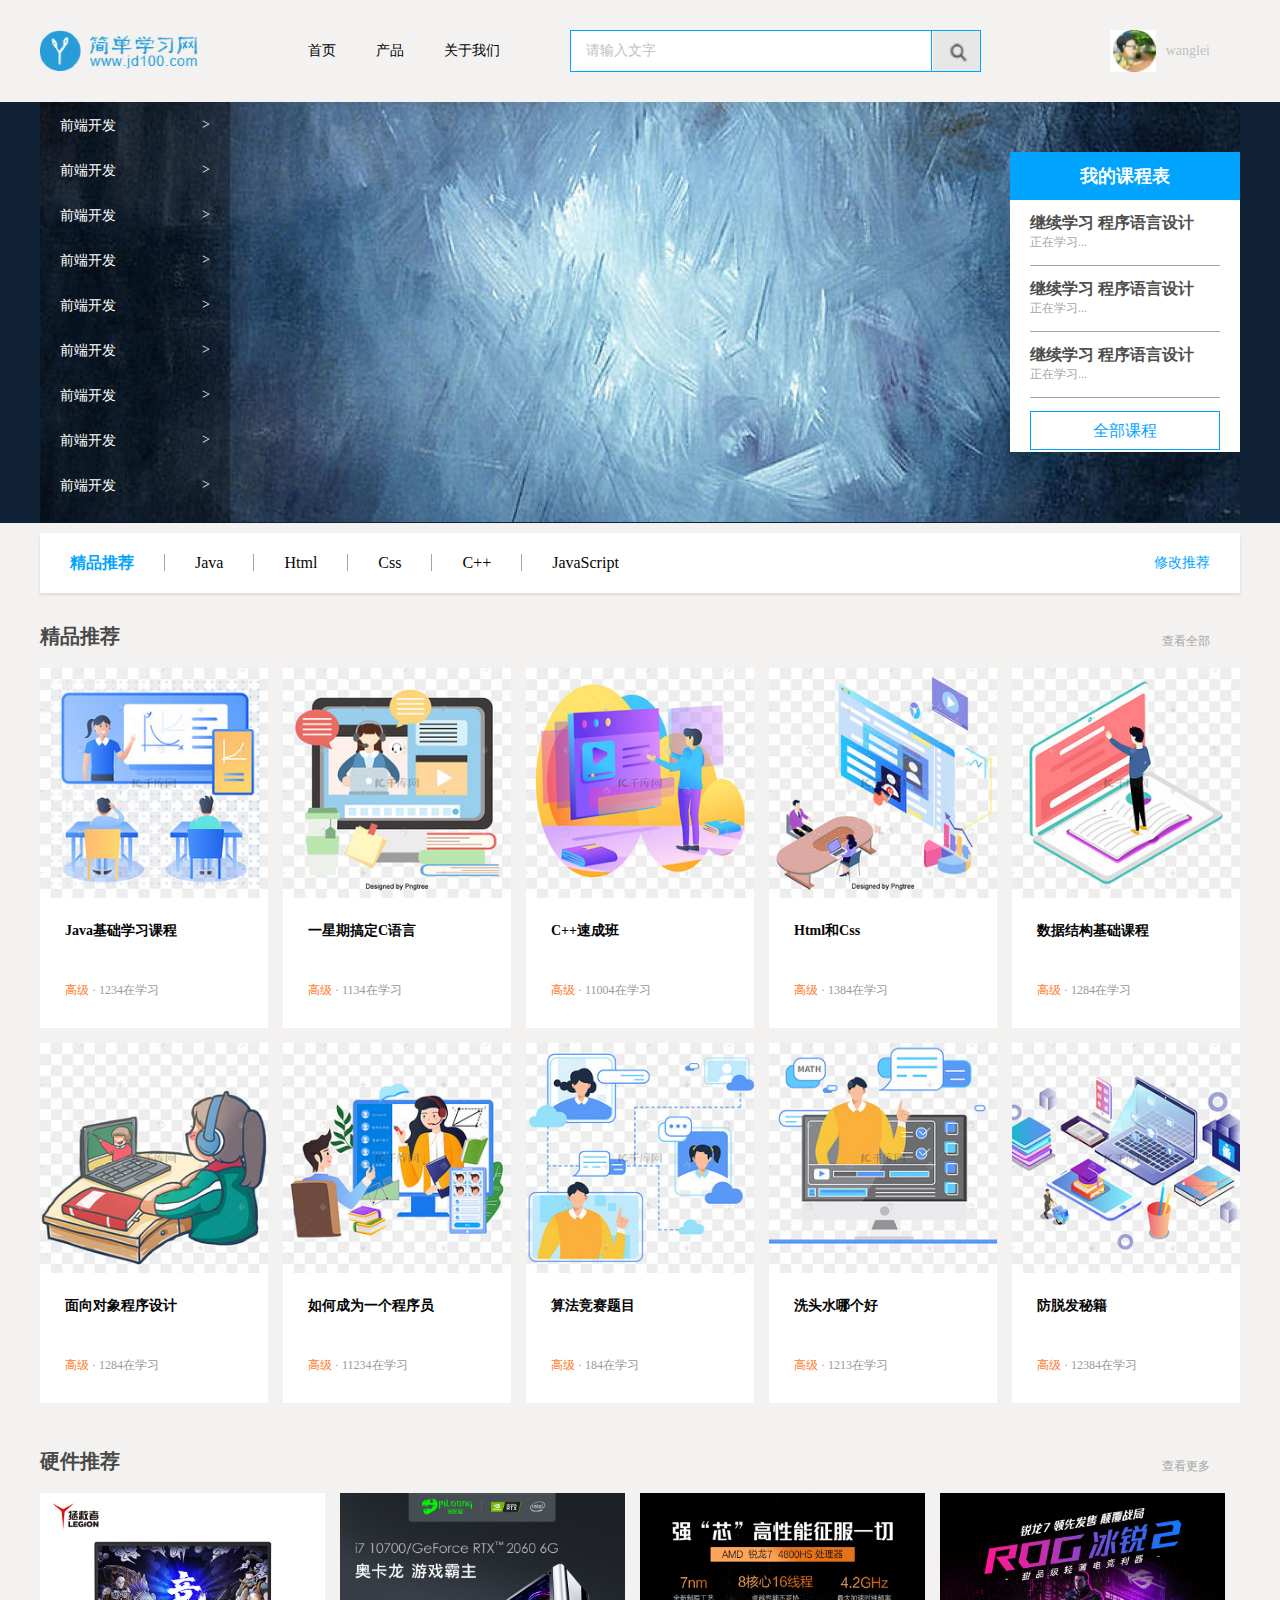
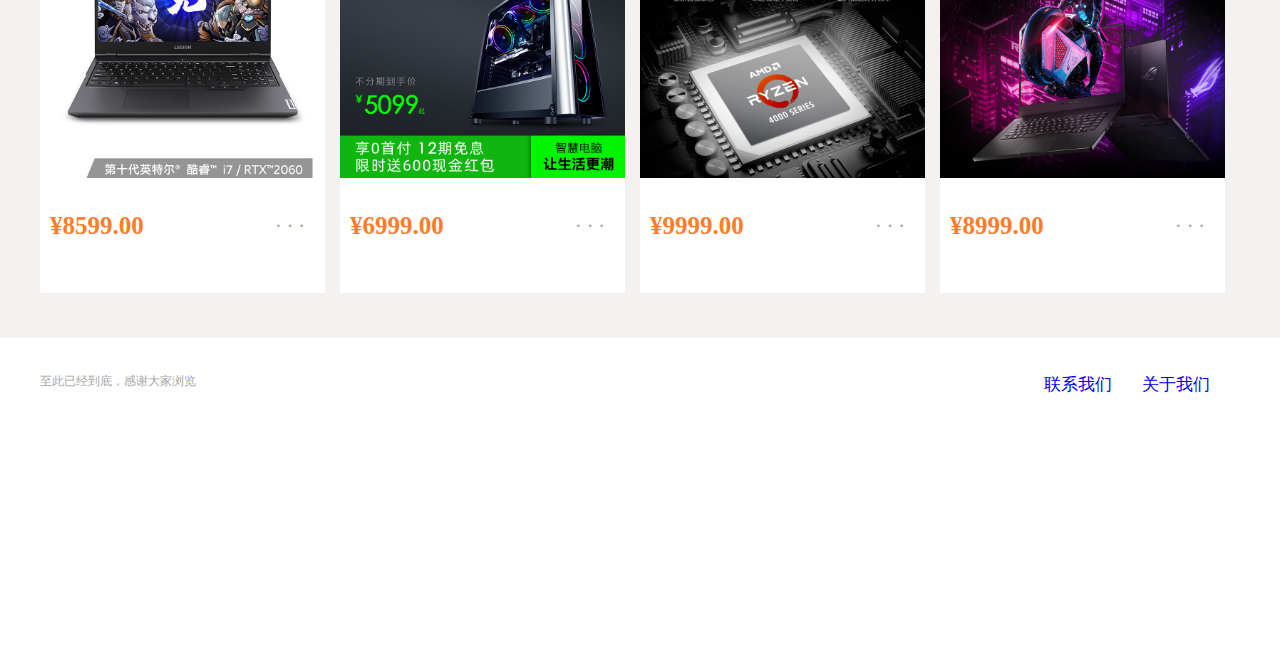
<file: 作业/学成网页/index.html>
<!DOCTYPE html>
<html lang="en">

<head>
    <meta charset="UTF-8">
    <meta name="viewport" content="width=device-width, initial-scale=1.0">
    <title>学成网页</title>
    <link rel="stylesheet" href="style.css">

</head>

<body>
    <!-- 头部开始 -->
    <div class="header w">
        <div class="logo"></div>
        <div class="nav">
            <ul>
                <li><a href="#">首页</a></li>
                <li><a href="#">产品</a></li>
                <li><a href="#">关于我们</a></li>
            </ul>
        </div>
        <div class="search">
            <input type="text" value="请输入文字">
            <button></button>
        </div>
        <div class="imfo"><img src="images/Snipaste_2020-09-01_00-07-16.png" alt="#"> <span>wanglei</span></div>
    </div>
    <!-- 头部结束 -->
    <!-- body开始 -->
    <div class="bd">
        <div class="w banner">
            <div class="snav">
                <ul>
                    <li><a href="#">前端开发 <span> &gt; </span></a></li>
                    <li><a href="#">前端开发 <span> &gt; </span></a></li>
                    <li><a href="#">前端开发 <span> &gt; </span></a></li>
                    <li><a href="#">前端开发 <span> &gt; </span></a></li>
                    <li><a href="#">前端开发 <span> &gt; </span></a></li>
                    <li><a href="#">前端开发 <span> &gt; </span></a></li>
                    <li><a href="#">前端开发 <span> &gt; </span></a></li>
                    <li><a href="#">前端开发 <span> &gt; </span></a></li>
                    <li><a href="#">前端开发 <span> &gt; </span></a></li>
                </ul>
            </div>
            <div class="rnav">
                <div class="course">
                    <h2>我的课程表</h2>
                    <div class="kebody">
                        <ul>
                            <li>
                                <h4>继续学习 程序语言设计</h4>
                                <p>正在学习...</p>
                            </li>
                            <li>
                                <h4>继续学习 程序语言设计</h4>
                                <p>正在学习...</p>
                            </li>
                            <li>
                                <h4>继续学习 程序语言设计</h4>
                                <p>正在学习...</p>
                            </li>
                        </ul>
                        <a href="#" class="more">全部课程</a>
                    </div>
                </div>
            </div>
        </div>
    </div>
    <!-- body结束 -->
    <!-- 精品模块开始 -->
    <div class="goods w">
        <h3>精品推荐</h3>
        <ul>
            <li><a href="#">Java</a></li>
            <li><a href="#">Html</a></li>
            <li><a href="#">Css</a></li>
            <li><a href="#">C++</a></li>
            <li><a href="#">JavaScript</a></li>
        </ul>
        <a href="#" class="mod">修改推荐</a>
    </div>
    <!-- 精品推荐结束 -->
    <!-- 精品学习模块开始 -->
    <div class="box w">
        <div class="box-hd">
            <h4>精品推荐</h4>
            <a href="#">查看全部</a>
        </div>
        <div class="box-bd">
            <ul>
                <li><a href="#">
                        <img src="images/true.jpg" alt="">
                        <h4>Java基础学习课程</h4>
                        <p><span>高级</span> · 1234在学习</p>
                    </a></li>
                <li><a href="#">
                        <img src="images/true (2).jpg" alt="">
                        <h4>一星期搞定C语言</h4>
                        <p><span>高级</span> · 1134在学习</p>
                    </a></li>
                <li><a href="#">
                        <img src="images/true (3).jpg" alt="">
                        <h4>C++速成班</h4>
                        <p><span>高级</span> · 11004在学习</p>
                    </a></li>
                <li><a href="#">
                        <img src="images/true (4).jpg" alt="">
                        <h4>Html和Css</h4>
                        <p><span>高级</span> · 1384在学习</p>
                    </a></li>
                <li><a href="#">
                        <img src="images/true (5).jpg" alt="">
                        <h4>数据结构基础课程</h4>
                        <p><span>高级</span> · 1284在学习</p>
                    </a></li>
                <li><a href="#">
                        <img src="images/true (6).jpg" alt="">
                        <h4>面向对象程序设计</h4>
                        <p><span>高级</span> · 1284在学习</p>
                    </a></li>
                <li><a href="#">
                        <img src="images/true (7).jpg" alt="">
                        <h4>如何成为一个程序员</h4>
                        <p><span>高级</span> · 11234在学习</p>
                    </a></li>
                <li><a href="#">
                        <img src="images/true (8).jpg" alt="">
                        <h4>算法竞赛题目</h4>
                        <p><span>高级</span> · 184在学习</p>
                    </a></li>
                <li><a href="#">
                        <img src="images/true (9).jpg" alt="">
                        <h4>洗头水哪个好</h4>
                        <p><span>高级</span> · 1213在学习</p>
                    </a></li>
                <li><a href="#">
                        <img src="images/true (1).jpg" alt="">
                        <h4>防脱发秘籍</h4>
                        <p><span>高级</span> · 12384在学习</p>
                    </a></li>
            </ul>
        </div>

    </div>
    <!-- 精品学习模块结束 -->
    <!-- 硬件推荐开始 -->
    <div class="tui w">
        <div class="tui-hd">
            <h4>硬件推荐</h4>
            <a href="#">查看更多</a>
        </div>
        <div class="tui-bd">
            <ul>
                <li><a href="#">
                        <img src="images/d1.jpg" alt="">
                        <h3>
                            <h4>¥8599.00</h4><span>· · ·</span>
                        </h3>
                    </a></li>
                <li><a href="#"><img src="images/d2.jpg" alt="">
                        <h3>
                            <h4>¥6999.00</h4><span>· · ·</span>
                        </h3>
                    </a></li>
                <li><a href="#"><img src="images/d3.jpg" alt="">
                        <h3>
                            <h4>¥9999.00</h4><span>· · ·</span>
                        </h3>
                    </a></li>
                <li><a href="#"><img src="images/d4.jpg" alt="">
                        <h3>
                            <h4>¥8999.00</h4><span>· · ·</span>
                        </h3>
                    </a></li>
            </ul>
        </div>
    </div>
    <!-- 硬件推荐结束 -->
    <!-- 底部开始 -->
    <div class="footer">
        <div class="foot w">

            <div class="copyright">
                <p>至此已经到底，感谢大家浏览</p>
            </div>
            <div class="links">
                <a href="#">关于我们</a>
                <a href="#">联系我们</a>
            </div>
        </div>
    </div>
    <!-- 底部结束 -->
</body>

</html>
</file>
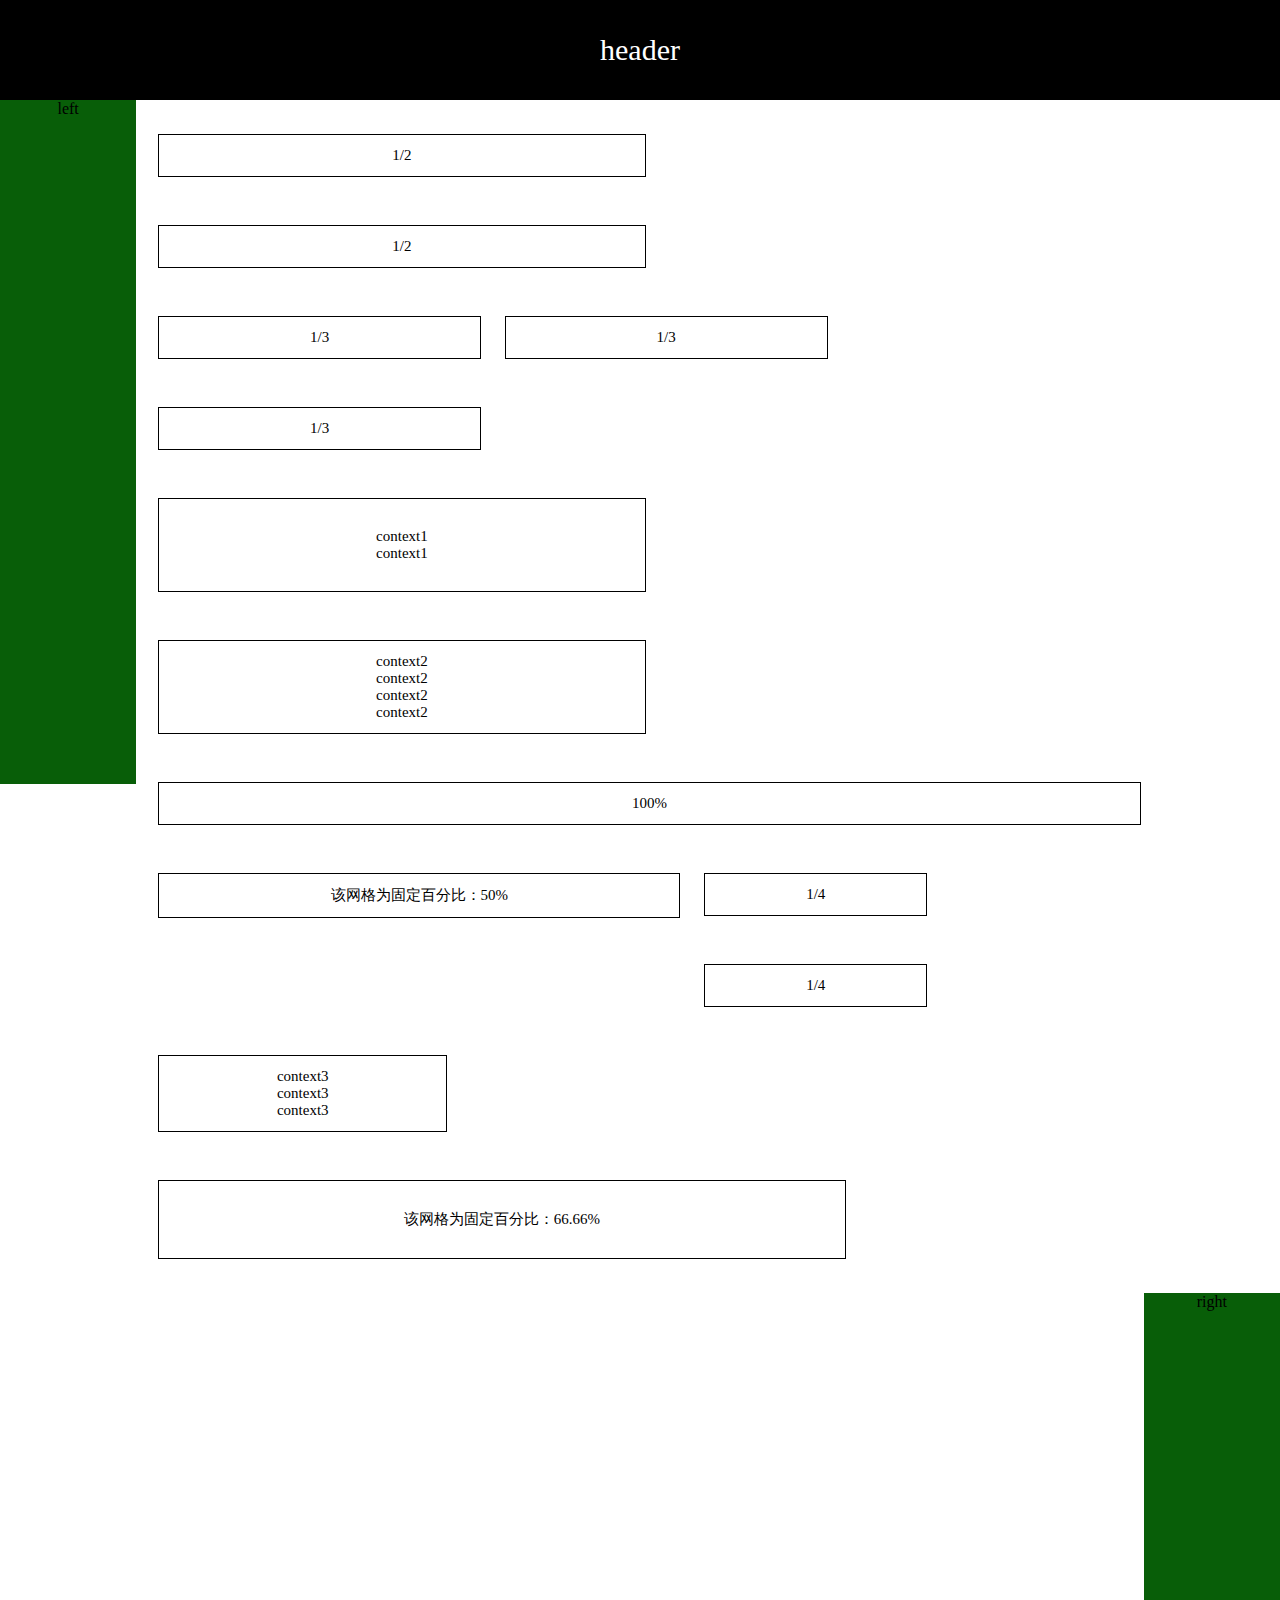
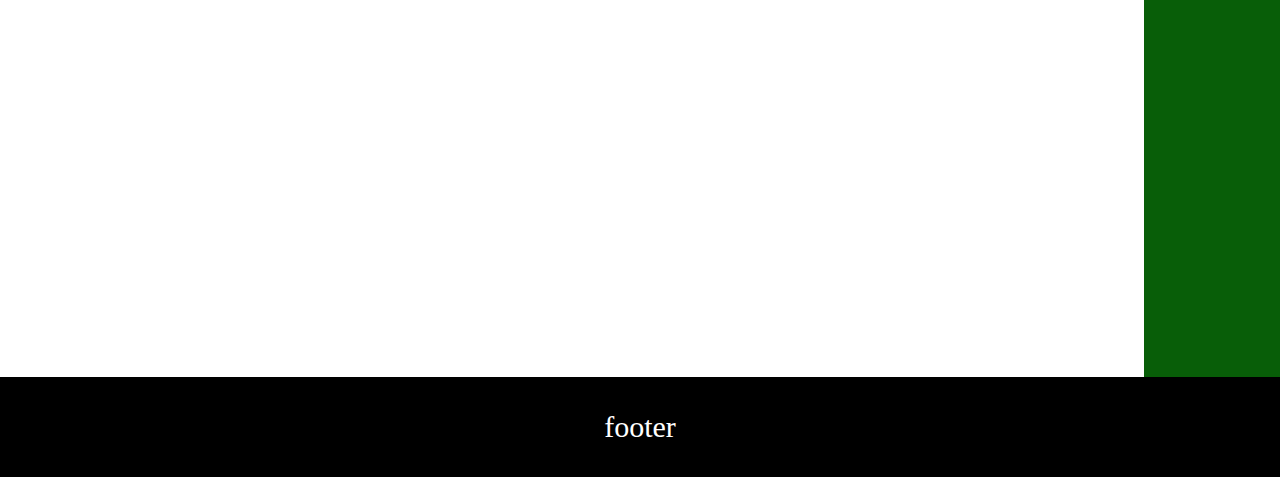
<file: 作业/补发作业/设计稿/index.html>
<!DOCTYPE html>
<html lang="en">

<head>
    <meta charset="UTF-8">
    <meta name="viewport" content="width=device-width, initial-scale=1.0">
    <title>css布局</title>
    <link rel="stylesheet" href="style.css">
</head>

<body>
    <div class="header">header</div>
    <div class="body clearfix">
        <div class="left">left</div>
        <div class="center">
            <!-- 第一行 -->
            <div class="row1">
                <div class="half box">1/2</div>
                <div class="half box">1/2</div>
            </div>
            <!-- 第一行 -->
            <!-- 第二行 -->
            <div class="row2">
                <div class="th box">1/3</div>
                <div class="th box">1/3</div>
                <div class="th box">1/3</div>
            </div>
            <!-- 第二行 -->
            <!-- 第三行 -->
            <div class="row3">
                <div class="half box">
                    <br> context1 <br> context1 <br> &nbsp;
                </div>
                <div class="half box">
                    context2 <br> context2 <br> context2 <br> context2
                </div>
            </div>
            <!-- 第三行 -->
            <!-- 第四行 -->
            <div class="row4 box">100%</div>
            <!-- 第四行 -->
            <!-- 第五行 -->
            <div class="row5">
                <div class="half box">该网格为固定百分比：50%</div>
                <div class="four box">1/4</div>
                <div class="four box">1/4</div>
            </div>
            <!-- 第五行 -->
            <!-- 第六行 -->
            <div class="row6">
                <div class="three box">context3 <br> context3 <br> context3 </div>
                <div class="six box"> <br> 该网格为固定百分比：66.66% <br> &nbsp;</div>
            </div>
            <!-- 第六行 -->
        </div>
        <div class="right">right</div>
    </div>
    <div class="footer">footer</div>
</body>

</html>
</file>
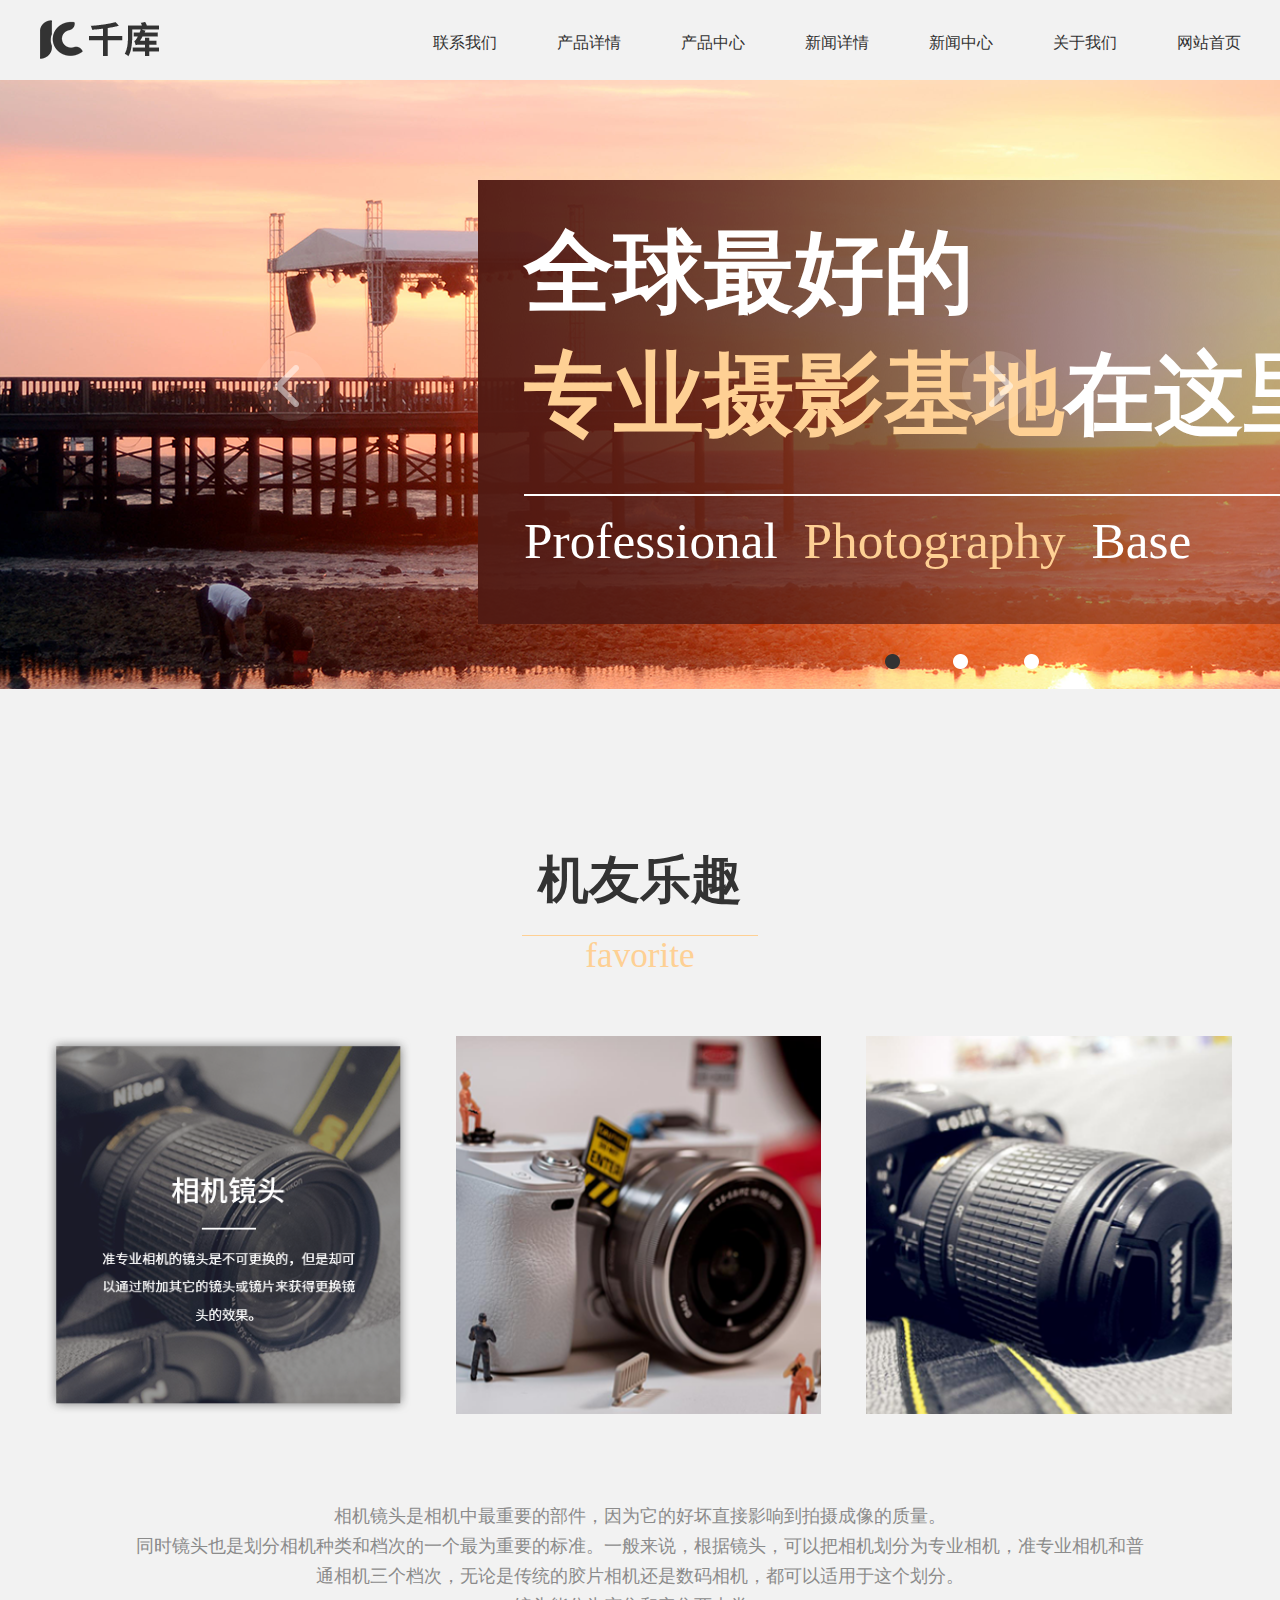
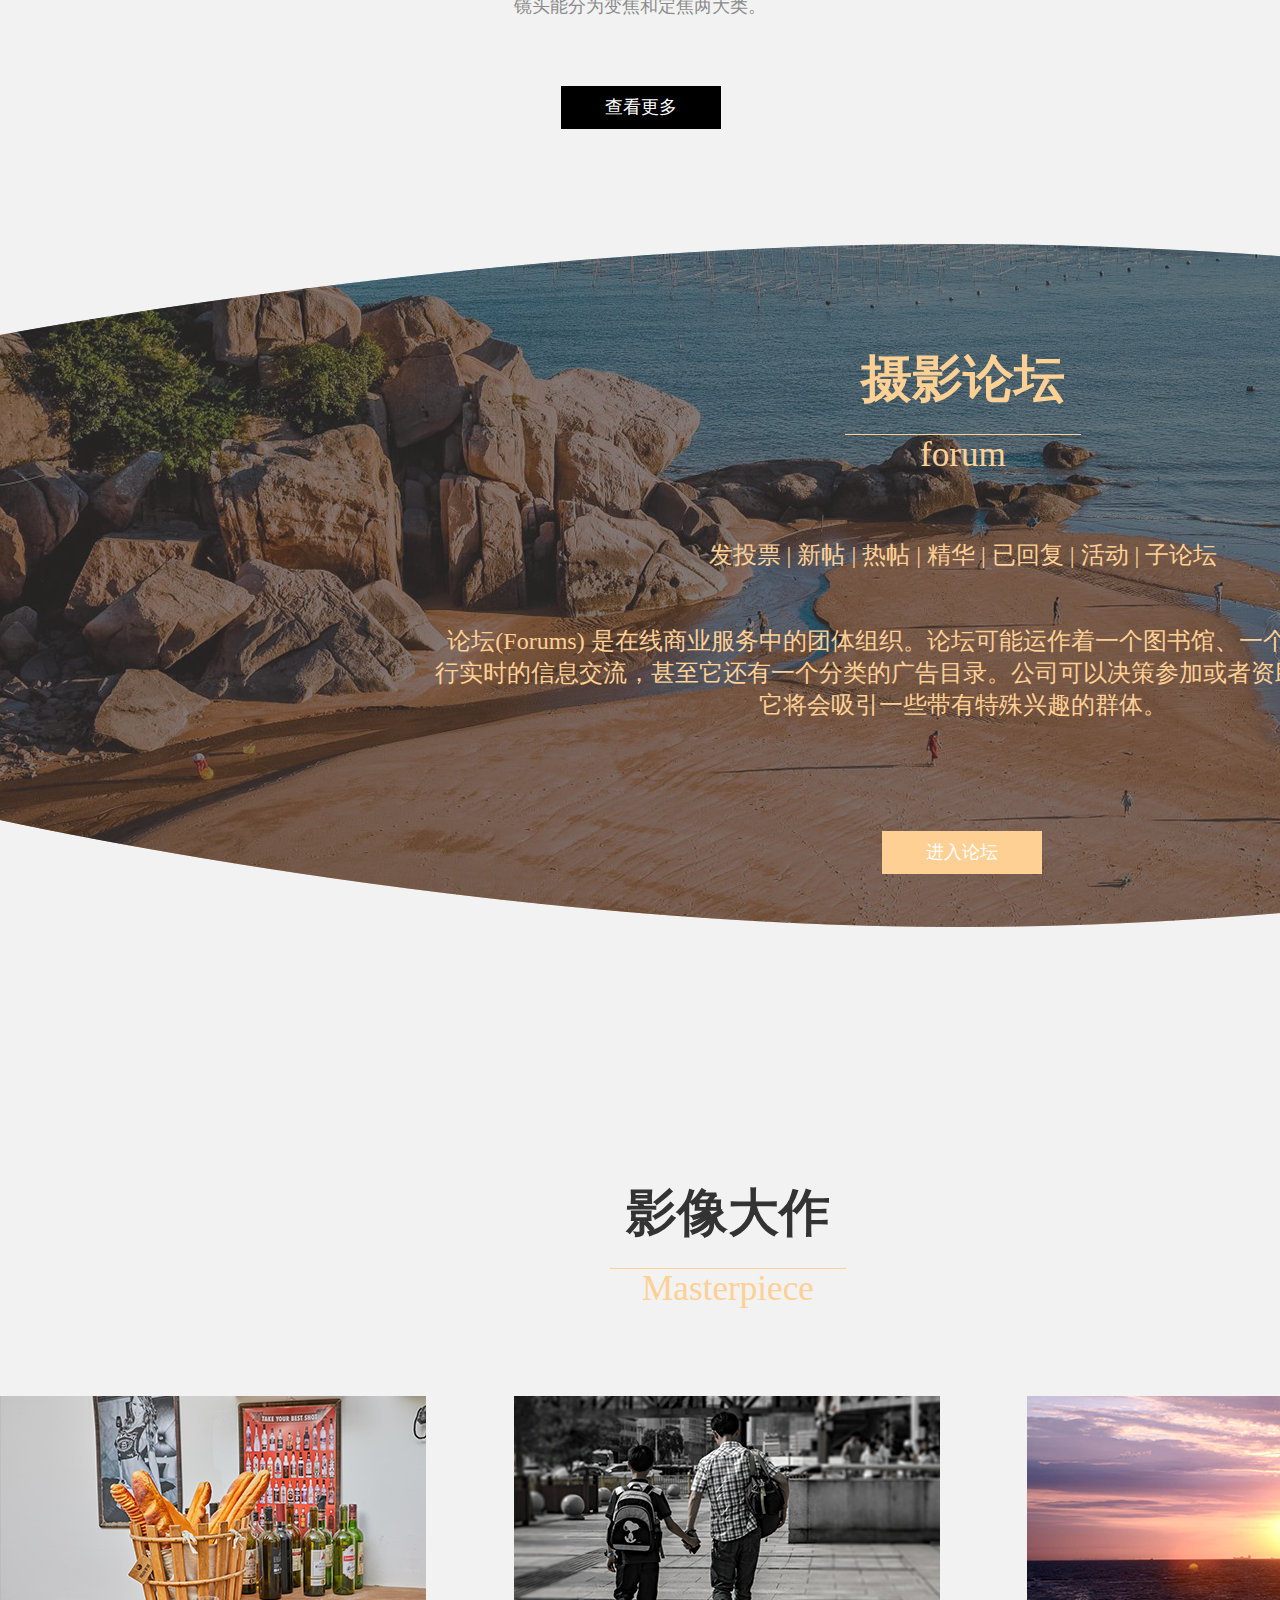
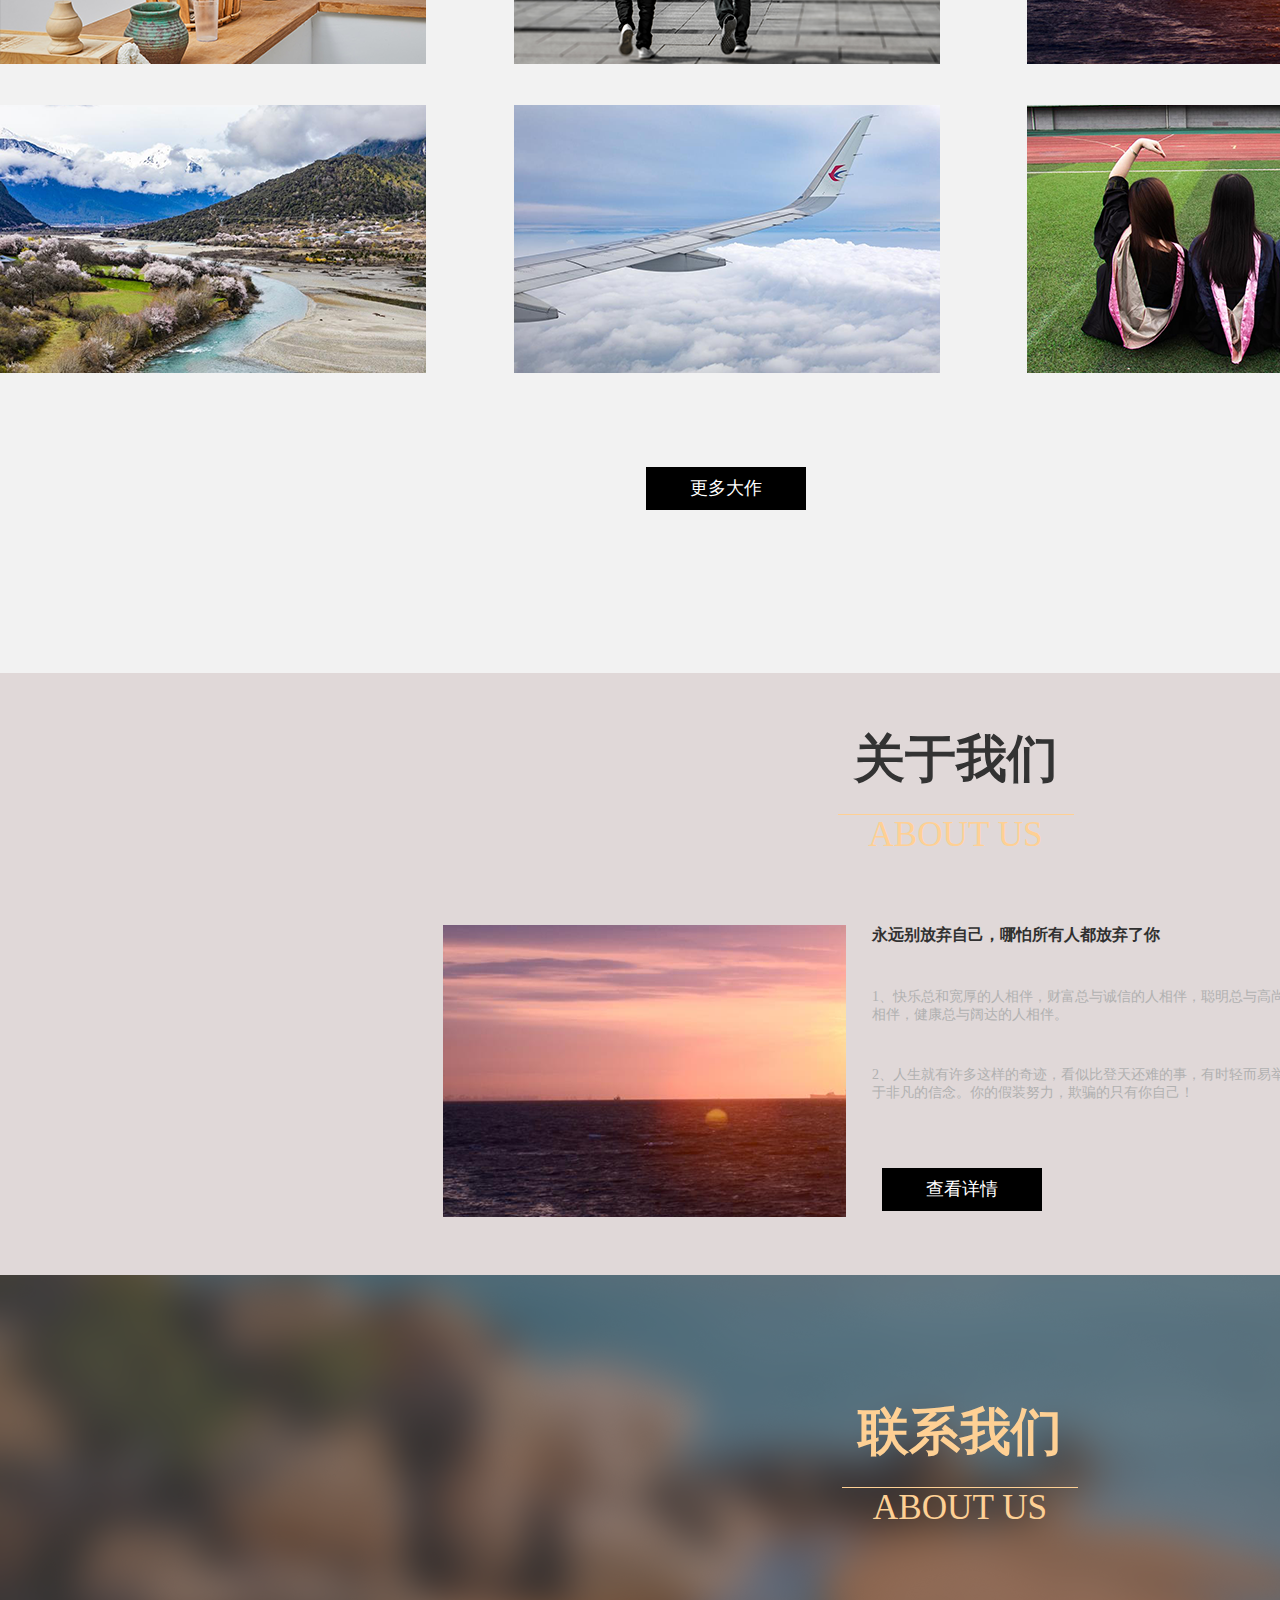
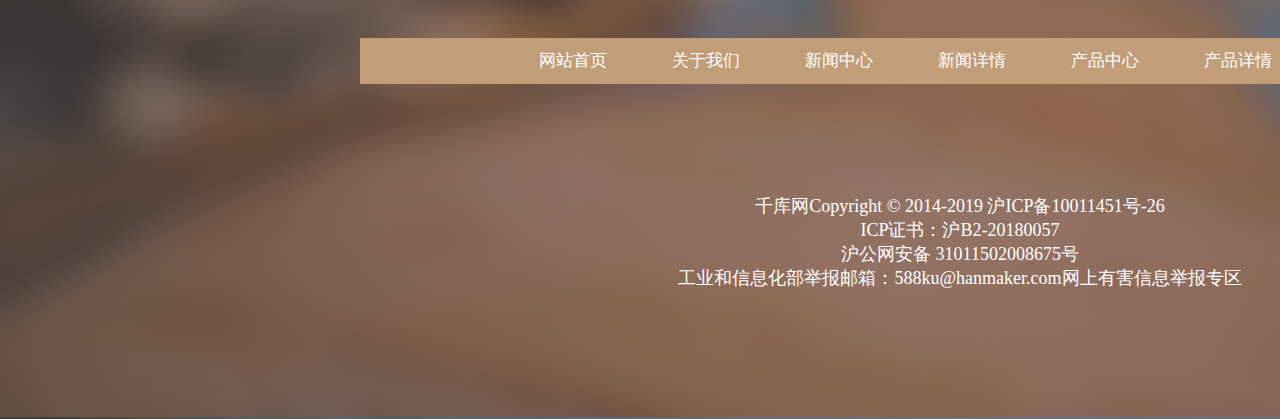
<file: 作业/补发作业/黑色建筑设计企业网站首页/index.html>
<!DOCTYPE html>
<html lang="en">

<head>
    <meta charset="UTF-8">
    <meta name="viewport" content="width=device-width, initial-scale=1.0">
    <title>设计图</title>
    <link rel="stylesheet" href="style.css">
</head>

<body>
    <!-- nav开始 -->
    <div class="nav">
        <img src="images/千库.png" alt="">
        <ul>
            <li><a href="#">网站首页</a></li>
            <li><a href="#">关于我们</a></li>
            <li><a href="#">新闻中心</a></li>
            <li><a href="#">新闻详情</a></li>
            <li><a href="#">产品中心</a></li>
            <li><a href="#">产品详情</a></li>
            <li><a href="#">联系我们</a></li>
        </ul>

    </div>
    <!-- nav结束 -->
    <!-- banner开始 -->
    <div class="banner">
        <div class="bancen">
            <div class="shang">
                <h4 class="word1">全球最好的</h4>
                <h5 class="word2">专业摄影基地</h5>
                <h4 class="word3">在这里</h4>
            </div>
            <div class="xia">
                <div class="word4">Professional &nbsp;</div>
                <div class="word5">Photography &nbsp;</div>
                <div class="word4">Base</div>
            </div>
        </div>
        <div class="left"><a href="#"><img src="images/ARROWLEFT.png" alt=""></a></div>
        <div class="right"><a href="#"><img src="images/ARROWLEFT拷贝.png" alt=""></a></div>
        <div class="bottom">
            <div class="bom">
                <a href="#" class="dian1"><img src="images/椭圆 1.png" alt=""></a>
                <a href="#" class="dian2"><img src="images/椭圆 1 拷贝.png" alt=""></a>
                <a href="#" class="dian3"><img src="images/椭圆 1 拷贝.png" alt=""></a>
            </div>
        </div>
    </div>
    <!-- banner结束 -->
    <!-- 机友兴趣开始 -->
    <div class="like">
        <h4>机友乐趣</h4>
        <h5>favorite</h5>
        <div class="imgs">
            <img src="images/like1.png" alt="">
            <img src="images/like2.png" alt="" class="center">
            <img src="images/like3.png" alt="">
        </div>
        <p>相机镜头是相机中最重要的部件，因为它的好坏直接影响到拍摄成像的质量。<br>
            同时镜头也是划分相机种类和档次的一个最为重要的标准。一般来说，根据镜头，可以把相机划分为专业相机，准专业相机和普<br>
            通相机三个档次，无论是传统的胶片相机还是数码相机，都可以适用于这个划分。<br>
            镜头能分为变焦和定焦两大类。</p>
        <a href="#">查看更多</a>
    </div>
    <!-- 机友兴趣结束 -->
    <!-- 论坛开始 -->
    <div class="forum">
        <div class="detail">
            <h4>摄影论坛</h4>
            <h5>forum</h5>
            <p>发投票 | 新帖 | 热帖 | 精华 | 已回复 | 活动 | 子论坛 <br> <br> <br>
                论坛(Forums) 是在线商业服务中的团体组织。论坛可能运作着一个图书馆、一个聊天室，让人们进 <br>
                行实时的信息交流，甚至它还有一个分类的广告目录。公司可以决策参加或者资助因特网上的论坛， <br>
                它将会吸引一些带有特殊兴趣的群体。
            </p>
            <a href="#">进入论坛</a>
        </div>
    </div>
    <!-- 论坛结束 -->
    <!-- 影像大作开始 -->
    <div class="photo">
        <h4>影像大作</h4>
        <h5>Masterpiece</h5>
        <ul>
            <li><img src="images/组5-1-1.png" alt=""></li>
            <li><img src="images/组5-2-1.png" alt=""></li>
            <li class="clearmg"><img src="images/组5-3-1.png" alt=""></li>
            <li><img src="images/组5-4-1.png" alt=""></li>
            <li><img src="images/组5-5-1.png" alt=""></li>
            <li class="clearmg"><img src="images/组5-6-1.png" alt=""></li>
        </ul>
        <a href="#">更多大作</a>
    </div>
    <!-- 影像大作结束 -->
    <!-- 关于我们开始 -->
    <div class="about_us">
        <div class="about">
            <h4>关于我们</h4>
            <h5>ABOUT US</h5>
            <div class="detail">
                <img src="images/日落图片1.png" alt="">
                <div class="word">
                    <h3>永远别放弃自己，哪怕所有人都放弃了你</h3>
                    <p>1、快乐总和宽厚的人相伴，财富总与诚信的人相伴，聪明总与高尚的人相伴，魅力总与幽默的人相伴，健康总与阔达的人相伴。</p>
                    <p>2、人生就有许多这样的奇迹，看似比登天还难的事，有时轻而易举就可以做到，其中的差别就在于非凡的信念。你的假装努力，欺骗的只有你自己！</p>
                    <a href="#">查看详情</a>
                </div>
            </div>
        </div>
    </div>
    <!-- 关于我们结束 -->
    <!-- 联系我们开始 -->
    <div class="footer">
        <div class="linkus">
            <h4>联系我们</h4>
            <h5>ABOUT US</h5>
            <div class="fnav">
                <ul>
                    <li><a href="#">网站首页</a></li>
                    <li><a href="#">关于我们</a></li>
                    <li><a href="#">新闻中心</a></li>
                    <li><a href="#">新闻详情</a></li>
                    <li><a href="#">产品中心</a></li>
                    <li><a href="#">产品详情</a></li>
                    <li><a href="#">联系我们</a></li>
                </ul>

            </div>
            <p>千库网Copyright © 2014-2019 沪ICP备10011451号-26 <br>
                ICP证书：沪B2-20180057 <br>
                沪公网安备 31011502008675号<br>
                工业和信息化部举报邮箱：588ku@hanmaker.com网上有害信息举报专区</p>
        </div>
    </div>
    <!-- 联系我们结束 -->
</body>

</html>
</file>
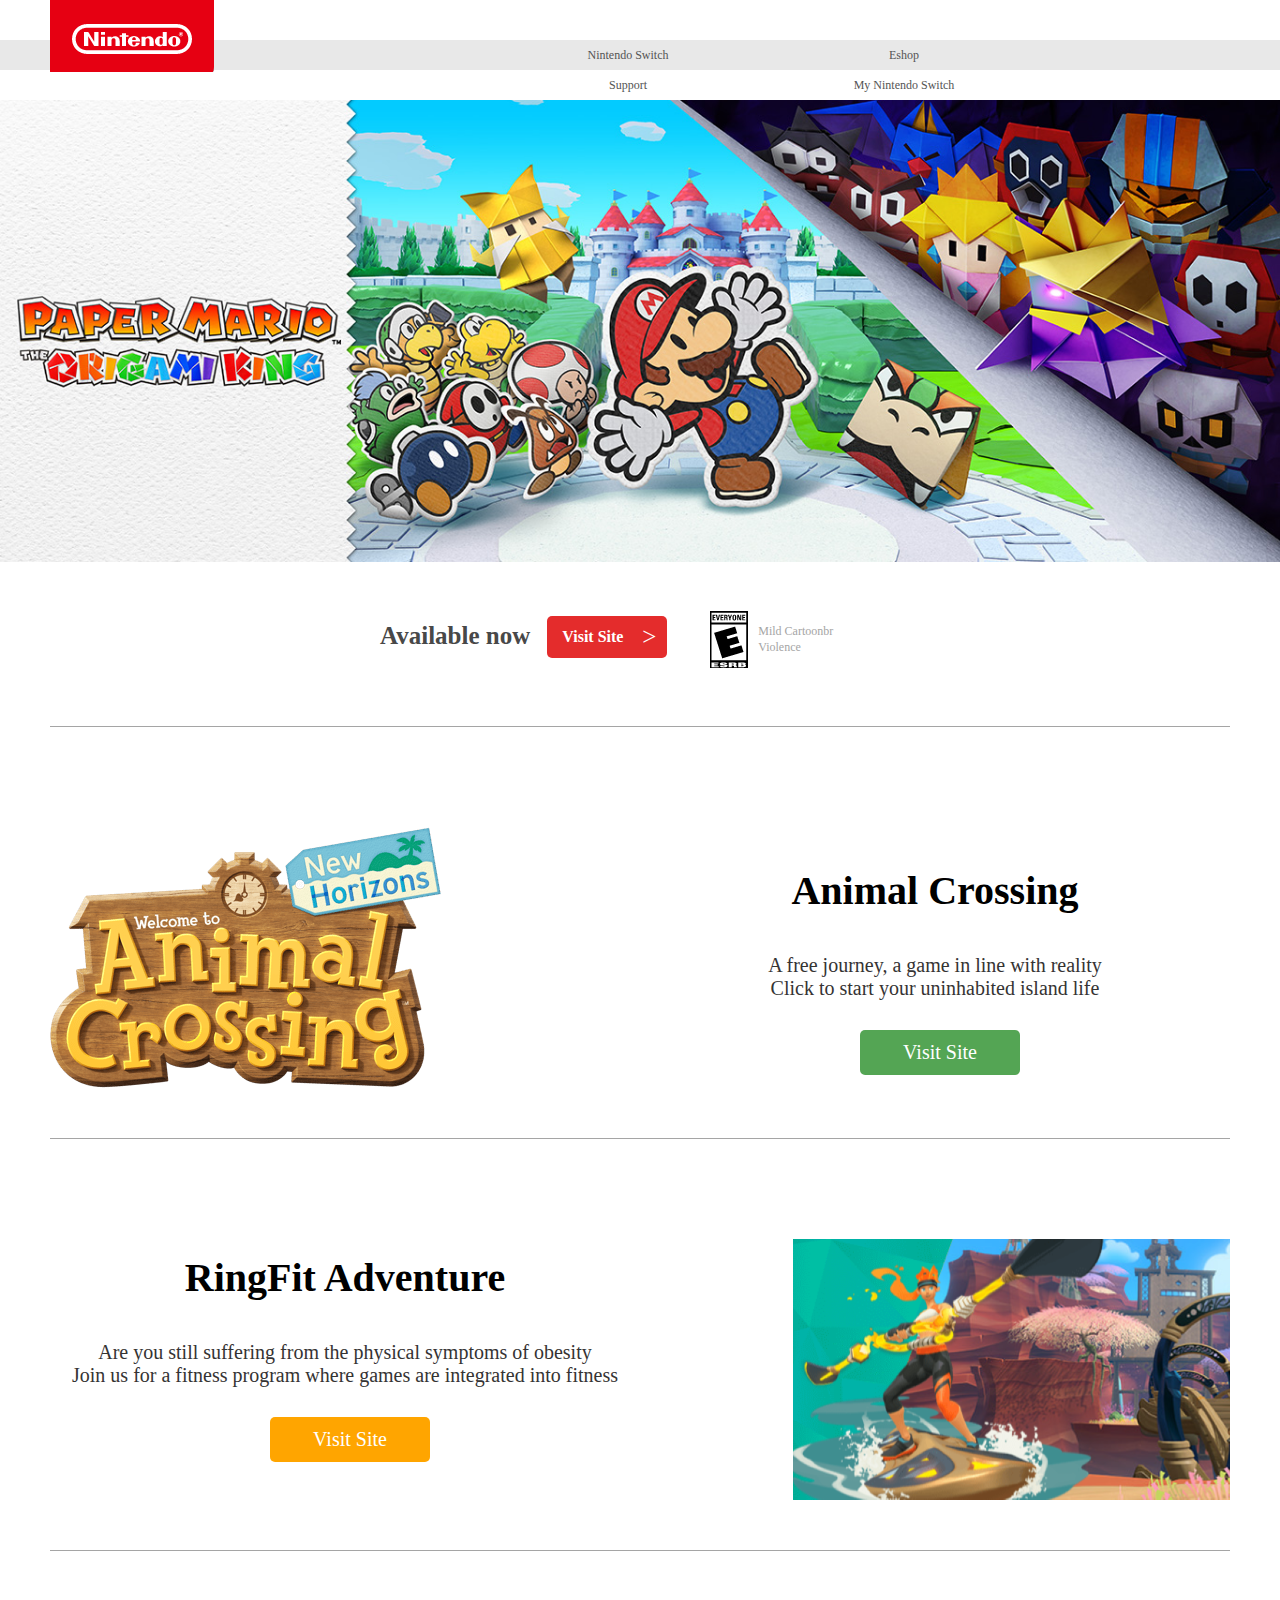
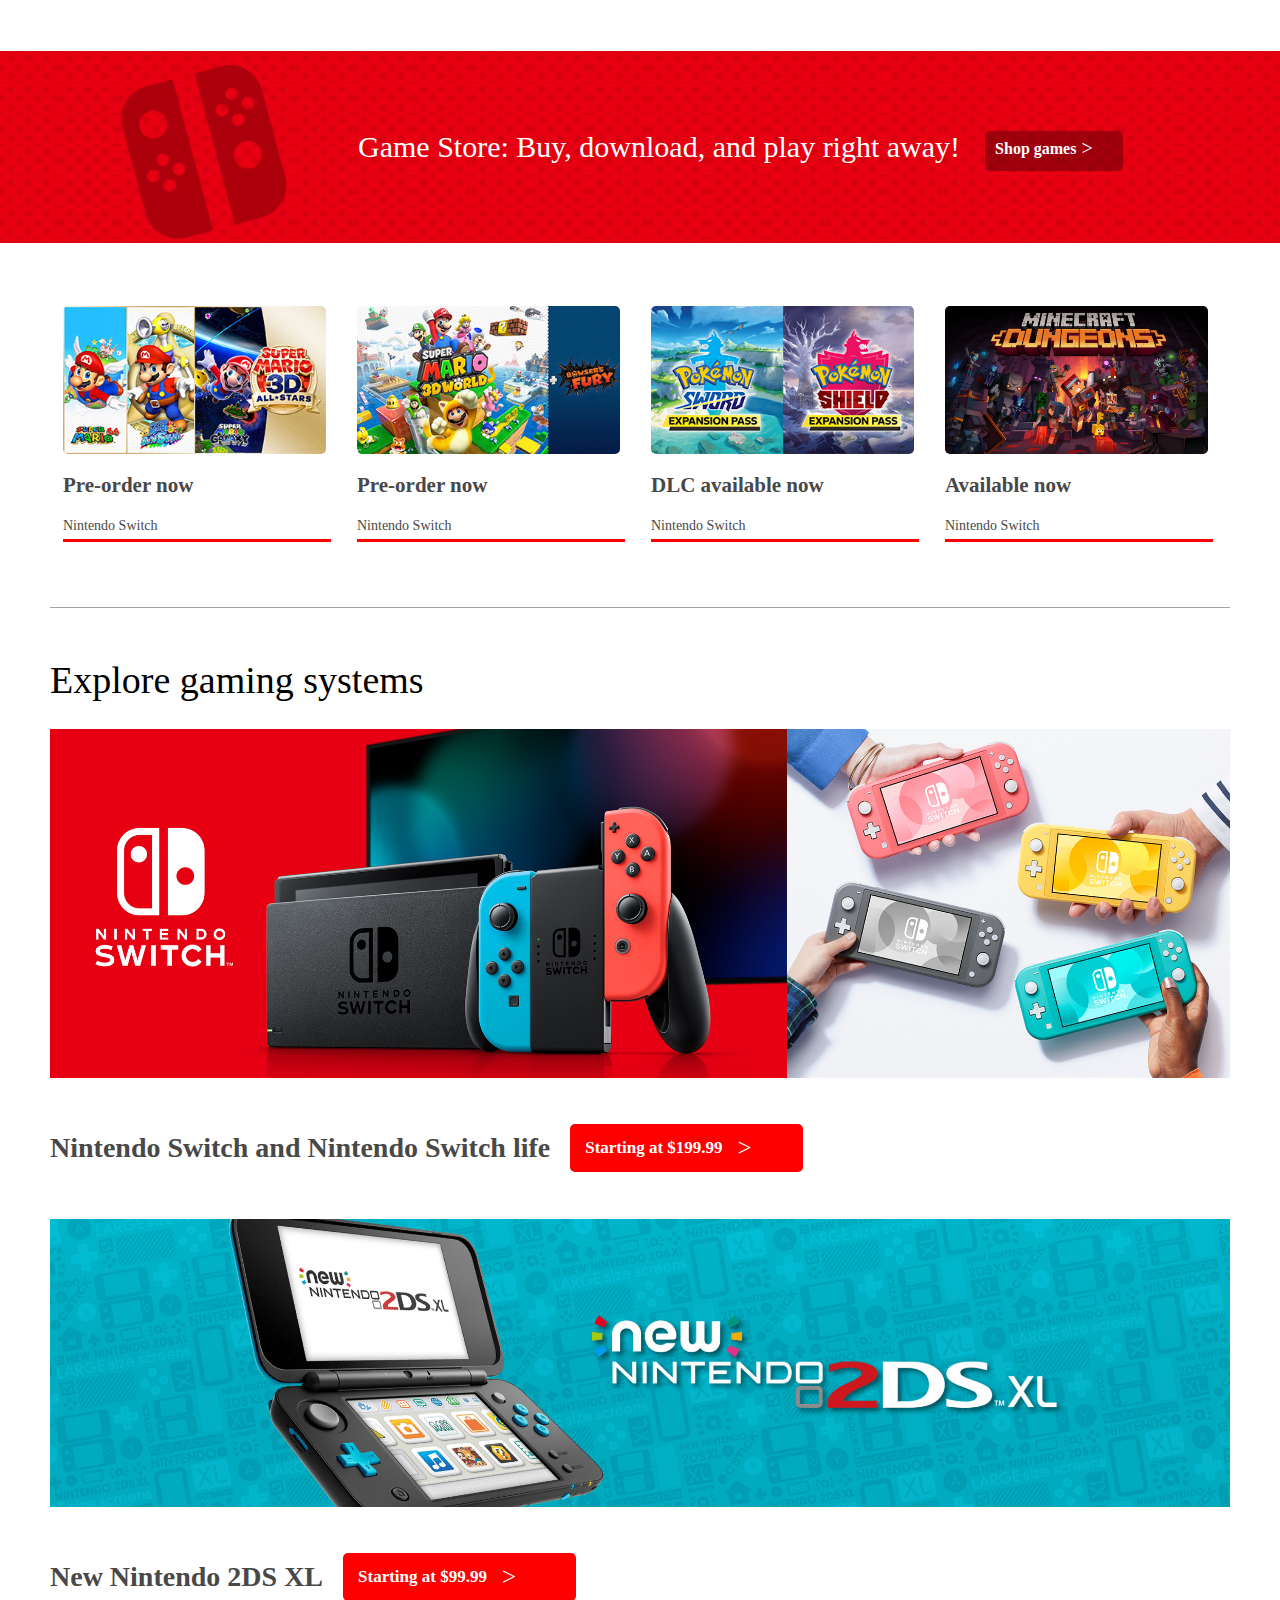
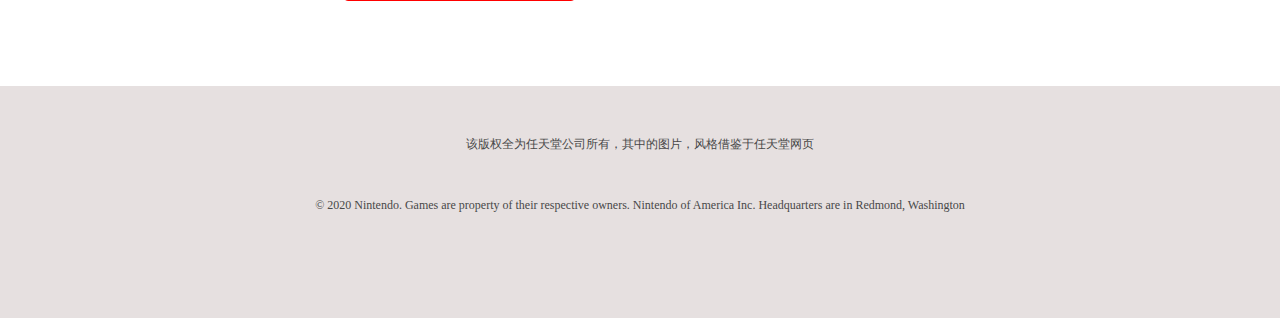
<file: 作业/任天堂网页/主页.html>
<!DOCTYPE html>
<html lang="en">

<head>
    <meta charset="UTF-8">
    <meta name="viewport" content="width=device-width, initial-scale=1.0">
    <title>Document</title>
    <link rel="stylesheet" href="style.css">

</head>

<body>
    <!-- 头部开始 -->
    <div class="header">
        <div class="top w">
            <img src="images/1.png" alt="">
        </div>
        <div class="bom">
            <a href="#">Nintendo Switch</a>
            <a href="#">Eshop</a>
            <a href="#">Support</a>
            <a href="#">My Nintendo Switch</a>
        </div>
    </div>
    <!-- 头部结束 -->
    <!-- body1部分开始 -->
    <div class="bd1">
        <img src="images/1366x493_hero_PMO.jpg" alt="">
    </div>
    <div class="bd2 w">
        <h4>Available now</h4>
        <a href="#" class="rad">
            <h5>Visit Site</h5>
            <span>&gt;</span>
        </a>
        <img src="images/2.png" alt="">
        <span class="word">
            Mild Cartoonbr <br> Violence
        </span>
    </div>
    <!-- body1部分结束 -->
    <!-- body2部分开始 -->
    <div class="animal w">
        <div class="logo">
            <img src="images/logo-acnh-en.png" alt="">
        </div>
        <div class="detail">
            <h4>Animal Crossing</h4>
            <p>A free journey, a game in line with reality <br> Click to start your uninhabited island life</p>
            <a href="#">Visit Site</a>
        </div>
    </div>
    <div class="fit w">
        <div class="detail">
            <h4>RingFit Adventure</h4>
            <p>Are you still suffering from the physical symptoms of obesity <br> Join us for a fitness program where
                games are integrated into fitness</p>
            <a href="#">Visit Site</a>
        </div>
        <div class="logo">
            <img src="images/Snipaste_2020-09-09_14-46-46.png" alt="">
        </div>
    </div>
    <!-- body2部分结束 -->
    <!-- 节点开始 -->
    <div class="point">
        <div class="w">
            <div class="logo">
                <img src="images/Game_Store_Switch_Games (1).png" alt="">
            </div>
            <div class="detail">
                <p>Game Store: Buy, download, and play right away!</p>
                <a href="#">
                    <h5>Shop games</h5>
                    <span> &gt; </span>
                </a>
            </div>
        </div>
    </div>
    <!-- 节点结束 -->
    <!-- body3部分开始 -->
    <div class="bd3 w">
        <ul>
            <li><a href="#">
                    <img src="images/bd3  1.jpg" alt="">
                    <h4>Pre-order now</h4>
                    <p>Nintendo Switch</p>
                </a></li>
            <li><a href="#">
                    <img src="images/bd3    2.jpg" alt="">
                    <h4>Pre-order now</h4>
                    <p>Nintendo Switch</p>
                </a></li>
            <li><a href="#">
                    <img src="images/bd3    3.jpg" alt="">
                    <h4>DLC available now</h4>
                    <p>Nintendo Switch</p>
                </a></li>
            <li><a href="#">
                    <img src="images/bd3    4.jpg" alt="">
                    <h4>Available now</h4>
                    <p>Nintendo Switch</p>
                </a></li>
        </ul>
    </div>
    <!-- body3部分结束 -->
    <!-- body4部分开始 -->
    <div class="bd4 w">
        <div class="head">Explore gaming systems</div>
        <div class="system1">
            <img src="images/bd4 1.jpg" alt="">
            <div class="detail">
                <h4>Nintendo Switch and Nintendo Switch life</h4>
                <a href="#">
                    <h5>Starting at $199.99</h5>
                    <span> &gt; </span>
                </a>
            </div>
        </div>
        <div class="system2">
            <img src="images/bd4 2.jpg" alt="">
            <div class="detail">
                <h4>New Nintendo 2DS XL</h4>
                <a href="#">
                    <h5>Starting at $99.99</h5>
                    <span> &gt; </span>
                </a>
            </div>
        </div>
    </div>
    <!-- body4部分结束 -->
    <!-- 尾部开始 -->
    <div class="footer">
        <div class="word w">该版权全为任天堂公司所有，其中的图片，风格借鉴于任天堂网页
            <br> <br> <br> <br>
            © 2020 Nintendo. Games are property of their respective owners. Nintendo of America Inc. Headquarters are in
            Redmond, Washington
        </div>
    </div>
    <!-- 尾部结束 -->
</body>

</html>
</file>
<file: 作业/学成网页/style.css>
* {
    margin: 0;
    padding: 0;
}
body {
    background-color: #f3f2f0;
}
.w {
    width: 1200px;
    margin: auto;
}
li {
    list-style-type:none;
}
a {
    text-decoration: none;
}
.header {
    height: 42px;
    margin: 30px auto;
}
.logo {
    float: left;
    width: 198px;
    height: 42px;
    background: url(images/logo_et_new.png) no-repeat;
    margin-right: 50px;
}

.nav ul li {
    float: left;
    margin: 0 10px;
    
}
.nav ul li a {
    display: inline-block;
    padding: 0 10px;
    font-size: 14px;
    color: rgb(0, 0, 0);
    line-height: 42px;
    height: 42px;
    
    
}
.nav ul li a:hover {
    border-bottom: 2px solid skyblue ;
    color: skyblue;
}
.search  {
    float: left;
    height: 40px;
    width: 412px;
    margin-left: 50px;
}
.search input {
    float: left;
    width: 345px;
    height: 40px;
    font-size: 14px;
    border: 1px solid #00a4ff;
    border-right: 0;
    color: #bfbfbf;
    padding-left: 15px;

}
.search button {
    float: left;
    width: 50px;
    height: 42px;
    border: 1px solid #00a4ff;
    background: url(images/Snipaste_2020-08-31_23-39-44.png);
} 
.imfo {
    float: right;
    margin: 0 20px;
}
.imfo img {
    float: left;
    height: 42px;
    line-height: 42px;
}
.imfo span {
    margin: 0 10px;
    float: left;
    height: 42px;
    line-height: 42px;
    font-size: 14px;
    color: #bfbfbf;
}
.bd {
    height: 421px;
    background-color: #102135;
}
.banner {
    height: 421px;
    background: url(images/u=3409438362\,2623597010&fm=26&gp=0.jpg)  no-repeat top center;
}
.bd .snav {
    float: left;
    height: 421px;
    width: 190px;
    background-color: rgba(0, 0, 0, .3);
}
.snav ul li {
    height: 45px;
    line-height: 45px;
    padding: 0 20px;
}
.snav ul li a {
    font-size: 14px;
    color: #ffffff;
}
.snav ul li a span {
    float: right;
}
.snav ul li a:hover {
    color: #00a4ff;
}
.rnav .course {
    float: right;
    width: 230px;
    height: 300px;
    background-color: #fff;
    margin-top: 50px;
}
.rnav h2 {
    height: 48px;
    line-height: 48px; 
    text-align: center; 
    font-size: 18px;
    color: #ffffff;
    background-color: #00a4ff;
}
.kebody {
    padding: 0 20px;
}
.kebody li {
    margin: 13px 0;
    padding-bottom: 14px;
    border-bottom: 1px solid #a5a5a5;
}
.kebody li h4 {
    color: #4e4e4e;
    font-size: 16px;
}
.kebody li p {
    color: #a5a5a5;
    font-size: 12px;
}.kebody .more {
    display: block;
    text-align: center;
    color: #00a4ff;
    height: 37px;
    line-height: 37px;
    border: 1px solid #00a4ff;
}
.goods {
    margin-top: 10px;
    height: 60px;
    line-height: 60px;
    background-color: #fff;
    box-shadow: 0 2px 3px rgba(0, 0, 0, .1);
}
.goods h3 {
    float: left;
    margin-left: 30px;
    font-size: 16px;
    color: #00a4ff;

}
.goods ul {
    float: left;
    margin-left: 30px;
}
.goods ul li {
    float: left;
}
.goods ul li a {
    padding: 0 30px;
    font-size: 16px;
    color: #050505;
    border-left: 1px solid #a5a5a5;
} 
.goods .mod {
    float: right;
    margin-right: 30px;
    font-size: 14px;
    color: #00a4ff;

}
.box {
    margin-top: 30px;
}
.box-hd {
    height: 45px;
}
.box-hd h4 {
    float: left;
    font-size: 20px;
    color: #494949;
}
.box-hd a {
    float: right;
    font-size: 12px;
    color: #a5a5a5;
    padding-top: 10px;
    padding-right: 30px;
}
.box-bd {
    height: 750px;
}
.box-bd ul {
    width: 1225px;
}
.box-bd ul li {
    float: left;
    margin-right: 15px;
    margin-bottom: 15px;
    width: 228px;
    height: 360px;
    background-color: #fff;
}
.box-bd ul li a img {
    height: 230px;
    width: 100%;
    background-color: #fff;
}
.box-bd ul li a h4 {
    margin: 20px 20px 0px 25px;
    height: 60px;
    font-size: 14px;
    color: #050505;
}
.box-bd ul li a p {
    margin: 0px 20px 10px 25px;
    font-size: 12px;
    color: #999999;
}
.box-bd ul li a p span {
    color: #ff7c2d;
}
.tui-hd {
    margin-top: 30px;
    height: 45px;
    width: 100%;
}
.tui-hd h4 {
    float: left;
    font-size: 20px;
    color: #494949;
}
.tui-hd a {
    float: right;
    font-size: 12px;
    color: #a5a5a5;
    padding-top: 10px;
    padding-right: 30px;
}
.tui-bd {
    height: 415px;
}
.tui-bd ul {
    width: 1225px;
}
.tui-bd ul li {
    float: left;
    margin: 0px 15px 15px 0;
    width: 285px;
    height: 400px;
    background-color: #fff;

}
.tui-bd ul li a img {
    width: 100%;
    height: 285px;
}
.tui-bd ul li a h4 {
    float: left;
    margin: 30px 20px 0 10px;
    font-size: 25px;
    color: #ff7c2d;
}
.tui-bd ul li a span {
    float: right;
    margin: 33px 20px 0 10px;
    font-size: 20px;
    color: #a5a5a5;    
}
.footer {
    margin-top: 30px;
    height: 315px;
    background-color: #fff;
}
.footer .foot {
    padding-top: 35px;
}
.footer .foot .copyright p {
    float: left;
    font-size: 12px;
    color: #a5a5a5;
}
.footer .foot .links a {
    float: right;
    margin-right: 30px;
    font-size: 17px;
}
</file>
<file: 作业/补发作业/设计稿/style.css>
* {
    padding: 0;
    margin: 0;
}


.clearfix:before,.clearfix:after {
    content: "";
    display: table;
}
.clearfix:after {
    clear: both;
}
.clearfix {
    *zoom: 1;
}


.header {
    width: 100%;
    height: 100px;
    line-height: 100px;
    background-color: black;
    text-align: center;
    font-size: 30px;
    color: #fff;
}
.footer {
    width: 100%;
    height: 100px;
    line-height: 100px;
    background-color: black;
    text-align: center;
    font-size: 30px;
    color: #fff;
}
.left {
    float: left;
    height: 684px;
    width: 10.65%;
    background-color: rgb(8, 94, 8);
    color: black;
    text-align: center;
}
.right {
    float: right;
    height: 684px;
    width: 10.65%;   
    background-color: rgb(8, 94, 8);
    color: black;
    text-align: center;
}
.center {
    width: 77.5%;
    float: left;
    background-color: #fff;
    padding: 10px;
}
.box {
    float: left;
    padding: 12px;
    margin: 24px 12px;
    border: 1px solid black;
    text-align: center;
    font-size: 15px;
    color: black;
}
.row1 {
    float: left;
    width: 100%;
}
.row1 .half {
    width: 46.5%;
}
.row2 {
    float: left;
    width: 100%;
}
.row2 .th {
    width: 29.9%;
}
.row3 {
    float: left;
    width: 100%;
}
.row3 .half {
    width: 46.5%;
}
.row4 {
    float: left;
    width: 96.4%;
}
.row5 {
    float: left;
    width: 100%;
}
.row5 .half{
    width: 50%;
}
.row5 .four {
    width: 19.85%;
}
.row6 {
    float: left;
    width: 100%;
}
.row6 .three {
    width: 26.5%;
} 
.row6 .six {
    width: 66.66%;
}
</file>
<file: 作业/补发作业/黑色建筑设计企业网站首页/style.css>
/* 预处理 */
* {
    padding: 0;
    margin: 0;
}
body {
    background-color: #f2f2f2;
}
a {
    text-decoration: none;
}
li {
    list-style: none;
}

/* 导航栏 */
.nav {
    width: 1201px;
    height: 80px;
    margin: 0 auto;
}
.nav img {
    float: left;
    margin-top: 20px;
}
.nav ul li a {
    float: right;
    padding: 33px 0 15px 0;
    margin-left: 60px;
    font-size: 16px;
    color: #333333;
}
.nav ul li a:hover {
    border-bottom: 2px solid #333333;
}

/* banner部分 */
.banner {
    position: relative;
    top: 0;
    left: 0;
    background-image: url(images/banner背景1.png);
    height: 609px;
    width: 100%;
}
.banner .bancen {
    position: absolute;
    top: 100px;
    left: 478px;
    padding: 32px 46px 0 46px;
    width: 912px;
    height: 412px;
    background-image: url(images/文字背景1.png);
}
.shang {
    float: left;
    padding-bottom: 38px;
    border-bottom: 2px solid #ffffff;
}
.banner .bancen .word1 {
    
    font-size: 90.21px;
    color: #ffffff;
}
.banner .bancen .word2 {
    float: left;
    font-size: 90.21px;
    color: #fed094;
}
.banner .bancen .word3 {
    float: left;
    font-size: 90.21px;
    color: #ffffff;
}
.xia {
    float: left;
    padding-top: 15px;
}
.banner .bancen .word4{
    float: left;
    font-size: 51.33px;
    color: #ffffff;
}
.banner .bancen .word5{
    float: left;
    font-size: 51.33px;
    color: #fed094;
}
.banner .left {
    position: absolute;
    top: 271px;
    left: 256px;
}
.banner .right {
    position: absolute;
    top: 271px;
    right: 248px;
}
.banner .bottom .dian1 {
    position: absolute;
    bottom: 16px;
    left: 885px;
}
.banner .bottom .dian2 {
    position: absolute;
    bottom: 16px;
    left: 953px;
}
.banner .bottom .dian3 {
    position: absolute;
    bottom: 16px;
    left: 1024px;
}


/* like部分 */
.like {
    width: 1188px;
    height: 841px;
    margin: 157px auto;
}
.like h4{
    margin: 0 auto;
    padding-bottom: 20px;
    width: 236px;
    text-align: center;
    font-size: 51.17px;
    font-weight: 600;
    color: #333333;
    border-bottom: 1px solid #fed094;    
}
.like h5 {
    text-align: center;
    font-size: 35.18px;
    font-weight: 400;
    color: #fed094;
}
.like .imgs {
    margin: 60px 0 87px 0;
    height: 378px;
}
.like .imgs img {
    float: left;
    height: 100%;
}
.like .imgs .center {
    margin: 0 45px;
}
.like p {
    text-align: center;
    line-height: 30px;
    font-size: 18px;
    color: #8b8b8b;
}
.like a {
    display: block;
    margin: 65px 0 0 515px;
    height: 43px;
    line-height: 43px;
    width: 160px;
    font-size: 18px;
    color: #ffffff;
    background-color: black;
    text-align: center;
}

/* 论坛部分 */
.forum {
    height: 690px;
    width: 100%;
    margin-bottom: 245px;
    background-image: url(images/论坛灰色背景.png);
    background-repeat: no-repeat;
}
.forum .detail {
    float: left;
    margin: 101px 0 0 435px;
    height: 494px;
    width: 1056px;
}
.forum .detail h4 {
    margin: 0 auto;
    padding-bottom: 20px;
    width: 236px;
    text-align: center;
    font-size: 51.17px;
    font-weight: 600;
    color: #fed094;
    border-bottom: 1px solid #fed094;    
}
.forum .detail h5 {
    margin-bottom: 64px;
    text-align: center;
    font-size: 35.18px;
    font-weight: 400;
    color: #fed094;
}
.forum .detail p {
    text-align: center;
    font-size: 24px;
    color: #fed094;
}
.forum .detail a {
    display: block;
    margin: 110px 0 0 447px;
    height: 43px;
    line-height: 43px;
    width: 160px;
    text-align: center;
    font-size: 18px;
    color: #ffffff;
    background-color: #fed094;
}

/* 影像大作部分 */
.photo {
    margin: 0 auto;
    margin-bottom: 190px;
    height: 904px;
    width: 1456px;
}
.photo h4{
    margin: 0 auto;
    padding-bottom: 20px;
    width: 236px;
    text-align: center;
    font-size: 51.17px;
    font-weight: 600;
    color: #333333;
    border-bottom: 1px solid #fed094;    
}
.photo h5 {
    text-align: center;
    font-size: 35.18px;
    font-weight: 400;
    color: #fed094;
}
.photo ul {
    margin-top: 87px;
}
.photo ul li {
    float: left;
    margin-bottom: 37px;
    margin-right: 87.5px;
}
.photo ul .clearmg{
    margin-right: 0px;
}
.photo a {
    float: left;
    display: block;
     margin: 53px 0 0 646px; 
    height: 43px;
    line-height: 43px;
    width: 160px;
    text-align: center;
    font-size: 18px;
    color: #ffffff;
    background-color: black;
}

/* 关于我们部分 */
.about_us {
    height: 602px;
    background-color: #e0d8d8;
}
.about {
    float: left;
    height: 469px;
    width: 1025px;
    margin: 52px 0 82px 443px;
}
.about h4{
    margin: 0 auto;
    padding-bottom: 20px;
    width: 236px;
    text-align: center;
    font-size: 51.17px;
    font-weight: 600;
    color: #333333;
    border-bottom: 1px solid #fed094;    
}
.about h5 {
    text-align: center;
    font-size: 35.18px;
    font-weight: 400;
    color: #fed094;
}
.about .detail {
    margin-top: 70px;
    height: 292px;
    width: 1025px;
}
.about .detail img {
    float: left;
    margin-right: 26px;
    height: 100%;    
}
.about .detail .word h3 {
    margin-top: 14px;
    font-size: 16px;
    color: #303030;
}
.about .detail .word p {
    margin-top: 42px;
    font-size: 14px;
    color: #b1b1b1;
}
.about .detail .word a {
    float: left;
    display: block;
    margin: 66px 0 0 10px; 
    height: 43px;
    line-height: 43px;
    width: 160px;
    text-align: center;
    font-size: 18px;
    color: #ffffff;
    background-color: black;
}

/* 尾部部分 */
.footer {
    height: 744px;
    background-image: url(images/联系我们-灰色背景.png);
}
.linkus {
    float: left;
    margin: 122px 360px;
    height: 465px;
    width: 1200px;
}
.linkus h4{
    margin: 0 auto;
    padding-bottom: 20px;
    width: 236px;
    text-align: center;
    font-size: 51.17px;
    font-weight: 600;
    color: #fed094;
    border-bottom: 1px solid #fed094;    
}
.linkus h5 {
    text-align: center;
    font-size: 35.18px;
    font-weight: 400;
    color: #fed094;
}
.linkus .fnav {
    margin: 110px 0;
    padding-left: 179px;
    height: 46px;
    width: 100%;
    background-color: #c19d78;    
}
.linkus .fnav ul li a{
    float: left;
    margin-right: 65px;
    height: 100%;
    line-height: 46px;
    font-size: 17px;
    text-align: center;
    color: #ffffff;
}
.linkus p {
    font-size: 18px;
    color: #ffffff;
    text-align: center;
}
</file>
<file: 作业/任天堂网页/style.css>
/* 全局代码 */
* {
    padding: 0;
    margin: 0;
}
body {
    background-color: #fff;
}
.w {
    width: 1180px;
    margin: auto;
}
a {
    text-decoration: none;
}
li {
    list-style: none;
}

/* 头部开始 */
.header {
    
    height: 70px;
}
.header .top {
    height: 40px;
}
.header .bom {
    padding-left: 490px;
    height: 30px;
    background-color: #e8e8e8;
} 
.header .bom a {
    float: left;
    width: 276px;
    height: 100%;
    line-height: 30px;
    font-size: 12px;
    color: #545454;
    text-align: center;   
}
.header .bom a:hover {
    background-color: #fff;
}
/* 头部结束 */

/* body1 */
.bd1 img {
    width: 100%;
}


/* body2开始 */
.bd2 {
    height: 80px;
    padding: 30px 0 50px 0px;
    border-bottom: 1px solid #a5a5a5;
}
.bd2 h4 {
    float: left;
    margin:0 17px 0 330px;
    line-height: 80px;
    font-size: 25px;
    color: #484848;
    text-align: center;
}
.bd2 .rad {
    float: left;
    margin-top: 20px;
    margin-right: 43px;
    height: 42px;
    width: 120px;
    line-height: 42px;
    background-color: rgb(228, 44, 44);
    border-radius: 5px;
}
.bd2 .rad h5 {
    float: left;
    font-size: 16px;
    color: #fff;
    margin-left: 15px;
}
.bd2 .rad span {
    float: right;
    font-size: 25px;
    color: #fff;
    margin-right: 11px;
}
.bd2 a:hover {
    color: black;
    background-color: rgb(145, 20, 20);
}
.bd2 img {
    float: left;
    margin-top: 15px;
    margin-right: 10px;
}
.bd2 .word {
    float: left;
    line-height: 1.333em;
    margin-top: 27px;
    font-weight: 300;
    font-size: 12px;
    color: #a5a5a5;
}
/* body2结束 */

/* 游戏推荐开始 */
.animal {
    margin-top: 100px;
    padding-bottom: 50px;
    border-bottom: 1px solid #a5a5a5;
    height: 261px;
}
.animal .logo {
    float: left;
    width: 50%;
}
.animal .detail {
    float: left;
    height: 100%;
    width: 50%;
}
.animal .detail h4 {
    margin: 40px 0;
    font-size: 40px;
    text-align: center;
    color: black;
}
.animal .detail p {
    font-size: 20px;
    color:  rgb(53, 51, 51);
    text-align: center;
}
.animal .detail a {
    display: inline-block;
    margin: 30px 0 0 220px;
    width: 160px;
    height: 45px;
    line-height: 45px;
    background-color: rgb(84, 165, 84);
    text-align: center;
    font-size: 20px;
    color: #fff;
    border-radius: 5px;
}
.animal .detail a:hover {
    color: black;
    background-color: rgba(84, 165, 84, .3);
}
.fit {
    margin-top: 100px;
    padding-bottom: 50px;
    border-bottom: 1px solid #a5a5a5;
    height: 261px;
}
.fit .detail {
    float: left;
    height: 100%;
    width: 50%;
}
.fit .detail h4 {
    margin: 15px 0 40px 0;
    font-size: 40px;
    text-align: center;
    color: black;
}
.fit .detail p {
    font-size: 20px;
    color:  rgb(53, 51, 51);
    text-align: center;
}
.fit .detail a {
    display: inline-block;
    margin: 30px 0 0 220px;
    width: 160px;
    height: 45px;
    line-height: 45px;
    background-color: orange;
    text-align: center;
    font-size: 20px;
    color: #fff;
    border-radius: 5px;
}
.fit .detail a:hover {
    color: black;
    background-color: rgba(255, 82, 1, 0.3);
}
.fit .logo {    
    float: left;
    width: 50%;
}
.fit .logo img {
    float: right;
}
/* 游戏推荐结束 */

/* 分割线开始 */
.point {
    margin-top: 100px;
    height: 192px;
    width: 100%;
    background-image: url(images/Snipaste_2020-09-10_14-57-03.png);
    background-repeat: repeat;
}
.point .w .logo {
    float: left;
}
.point .w .detail {
    float: left;
    height: 100%;
    line-height: 192px;
    
}
.point .w .detail p {
    float: left;
    font-size: 30px;
    color: #fff;
}
.point .w .detail a {
    float: left;
    margin: 80px 0 0 25px;
    height: 40px;
    width: 138px;
    background-color: rgba(0, 0, 0, .3) ;
    border-radius: 5px;
} 
.point .w .detail a:hover {
    background-color: rgba(0, 0, 0, .5) ;
}
.point .w .detail a h5 {
    float: left;
    margin-left: 10px;
    line-height: 35px;
    font-size: 16px;
    color: #fff;
}
.point .w .detail a span {
    float: left;
    margin-left: 5px;
    line-height: 35px;
    font-size: 20px;
    color: #fff;
}
/* 分割线结束 */

/* body3开始 */
.bd3 {
    margin-top: 50px;
    padding-bottom: 50px;
    height: 264px;
    border-bottom: 1px solid #a5a5a5;
}
.bd3 ul li a{
    float: left;
    padding: 13px;
    width: 268px;
    height: 263.188px;
}
.bd3 ul li a img {
    width: 263.188px;
    height: auto;
    border-radius: 5px;
}
.bd3 ul li a h4 {
    padding: 15px 0;
    font-size: 21px;
    color: #484848;
}
.bd3 ul li a p {
    padding: 5px 0;
    font-size: 14px;
    color: #484848;
    border-bottom: 3px solid red;
}
/* body3结束 */

/* body4开始 */
.bd4 {
    margin-top: 50px;
    padding-bottom: 50px;
}
.bd4 .head {
    font-size: 38px;
}

/* system1 */
.bd4 .system1 {
    margin: 27px 0 50px 0;
    height: 440px;
}
.bd4 .system1 img {
    width: 100%;
}
.bd4 .system1 .detail {
    margin: 42px 0;
}
.bd4 .system1 .detail h4 {
    float: left;
    font-size: 28px;
    line-height: 48px;
    color: #484848;
}
.bd4 .system1 .detail a {
    float: left;
    margin-left: 20px;
    height: 48px;
    width: 233px;
    background-color: red;
    border-radius: 5px;
}
.bd4 .system1 .detail a:hover {
    background-color: rgba(255,0,0,.5);
}
.bd4 .system1 .detail a h5 {
    float: left;
    margin-left: 15px;
    font-size: 17px;
    line-height: 48px;
    color: #fff;
}
.bd4 .system1 .detail a span {
    float: left;
    margin-left: 15px;
    font-size: 25px;
    line-height: 48px;
    color: #fff;
}

/* system2 */
.bd4 .system2 {
    margin: 27px 0;
    height: 390px;
}
.bd4 .system2 img {
    width: 100%;
}
.bd4 .system2 .detail {
    margin: 42px 0;
}
.bd4 .system2 .detail h4 {
    float: left;
    font-size: 28px;
    line-height: 48px;
    color: #484848;
}
.bd4 .system2 .detail a {
    float: left;
    margin-left: 20px;
    height: 48px;
    width: 233px;
    background-color: red;
    border-radius: 5px;
}
.bd4 .system2 .detail a:hover {
    background-color: rgba(255,0,0,.5);
}
.bd4 .system2 .detail a h5 {
    float: left;
    margin-left: 15px;
    font-size: 17px;
    line-height: 48px;
    color: #fff;
}
.bd4 .system2 .detail a span {
    float: left;
    margin-left: 15px;
    font-size: 25px;
    line-height: 48px;
    color: #fff;
}
/* body4结束 */

/* 尾部 */
.footer {
    height: 232px;
    background-color: #e6e0e0;
}
.footer .word{
    padding-top: 50px;
    width: 100%;
    text-align: center;
    font-size: 12px;
    color: #484848;
}
</file>
